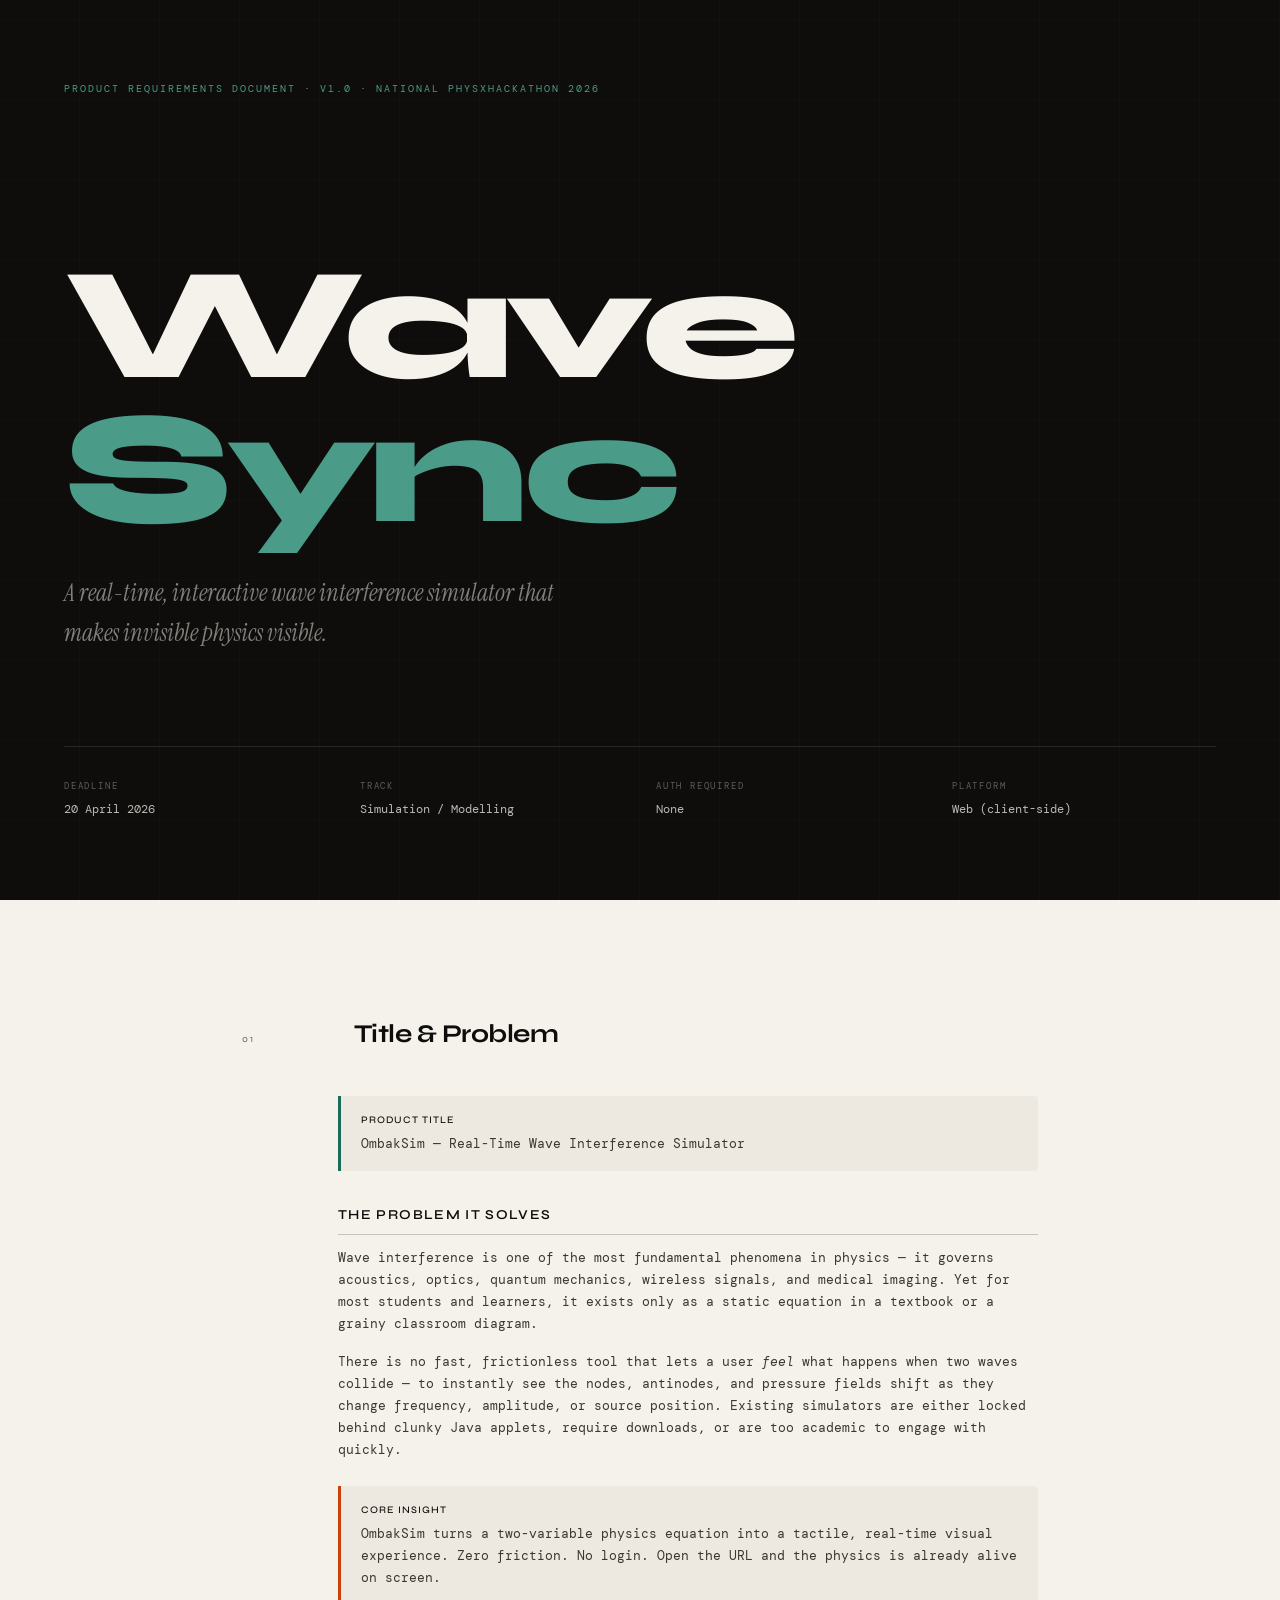
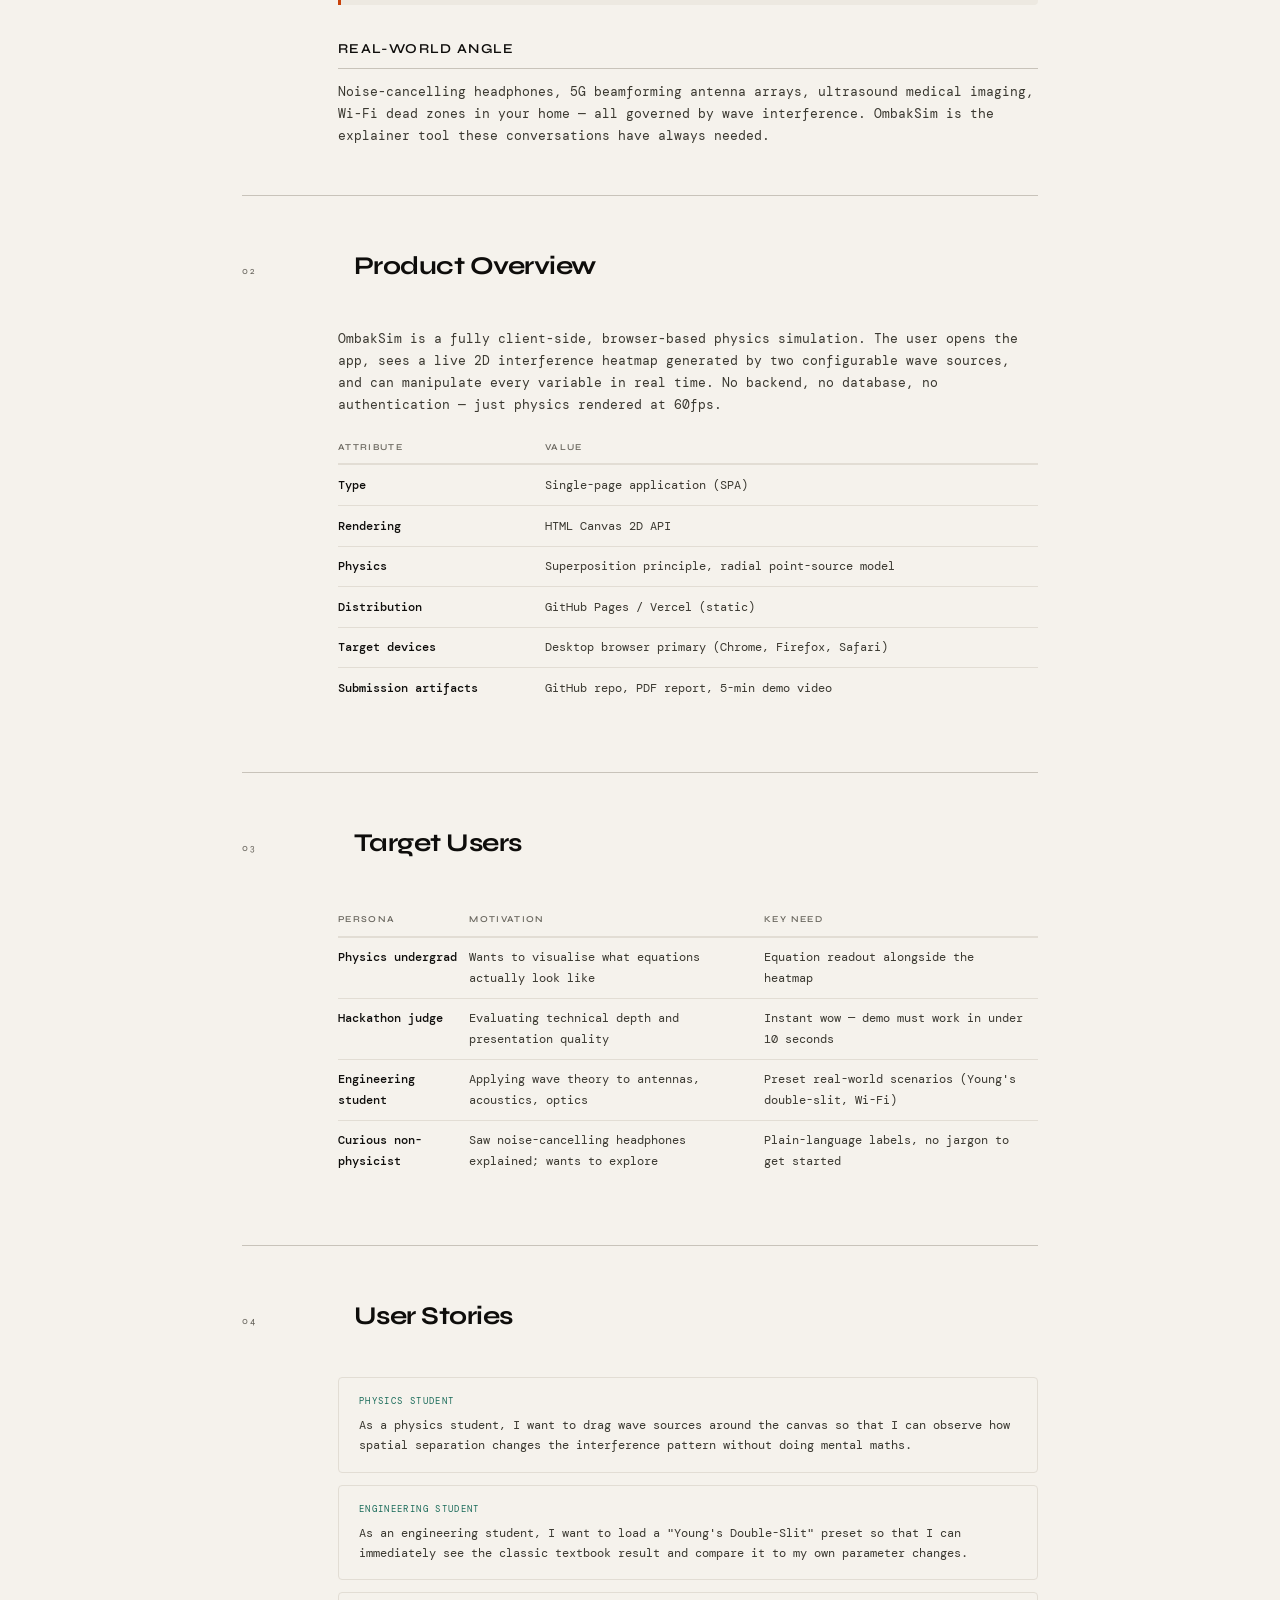
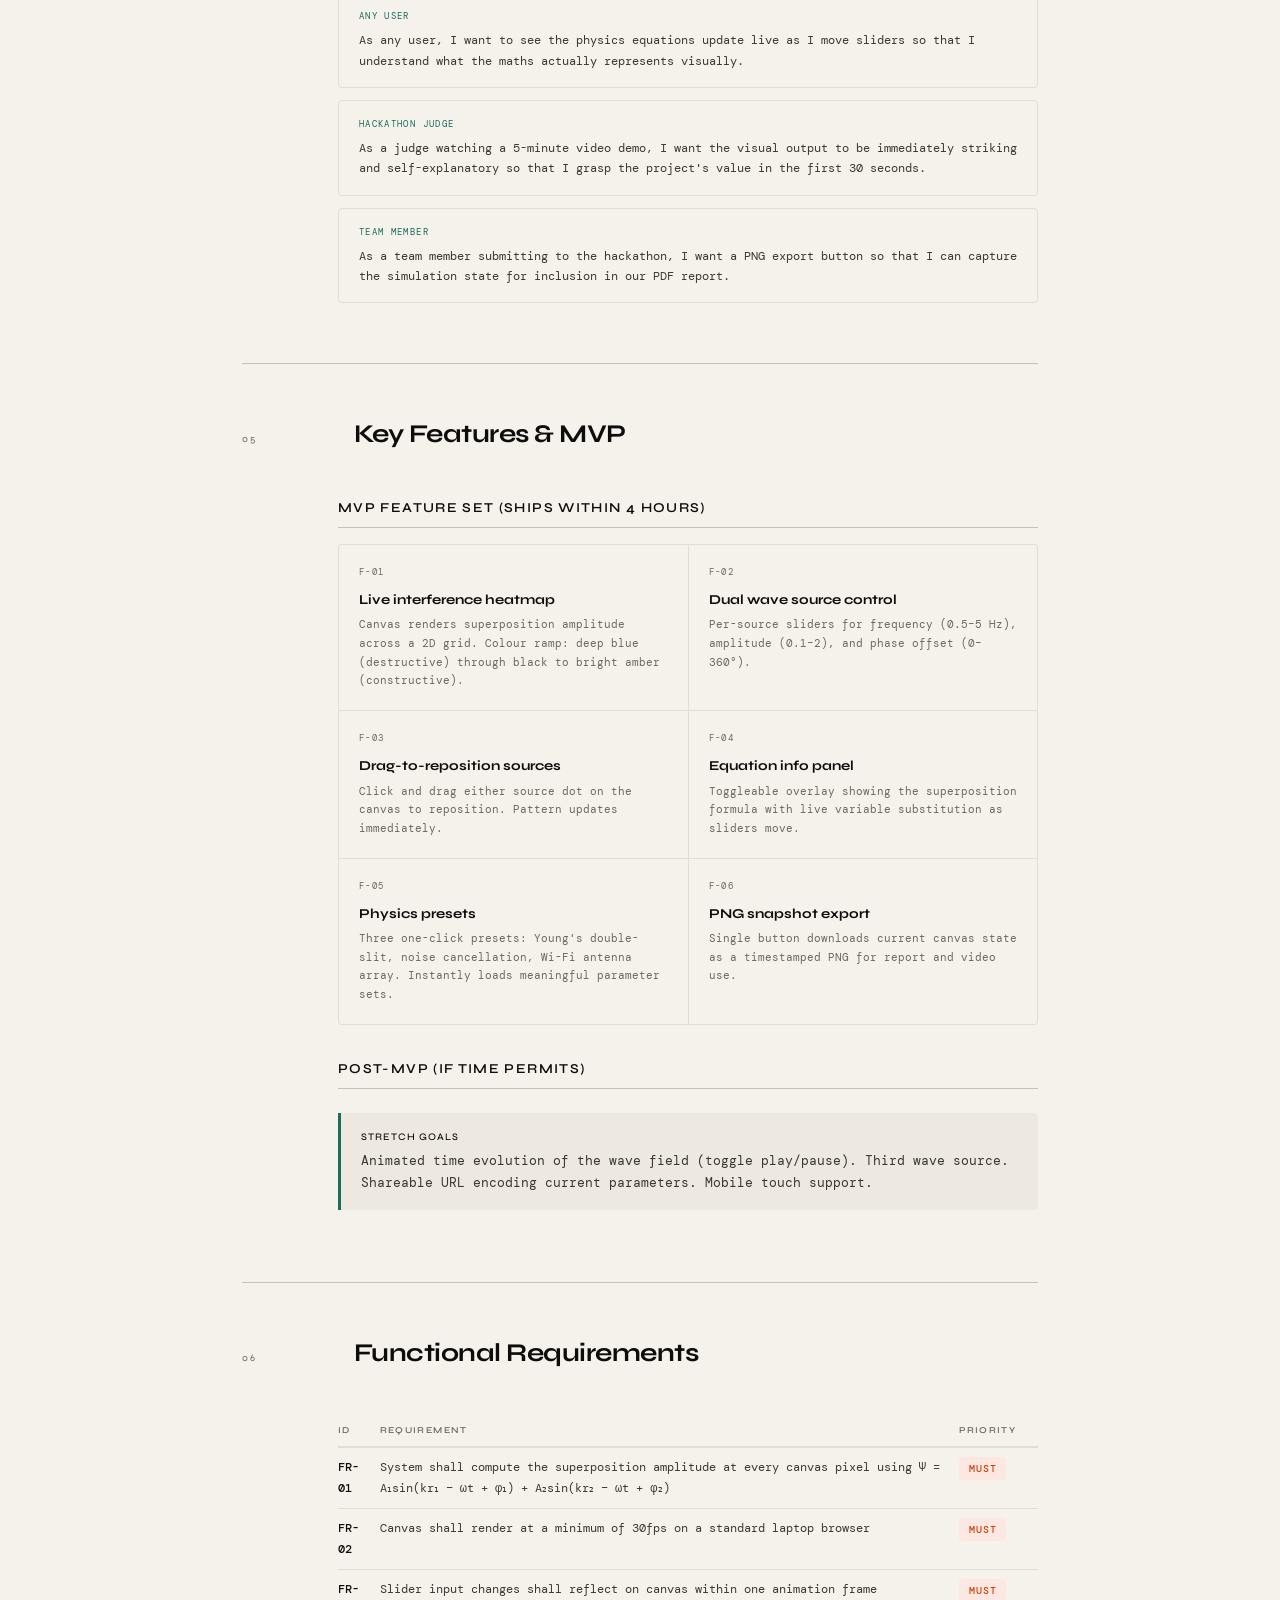
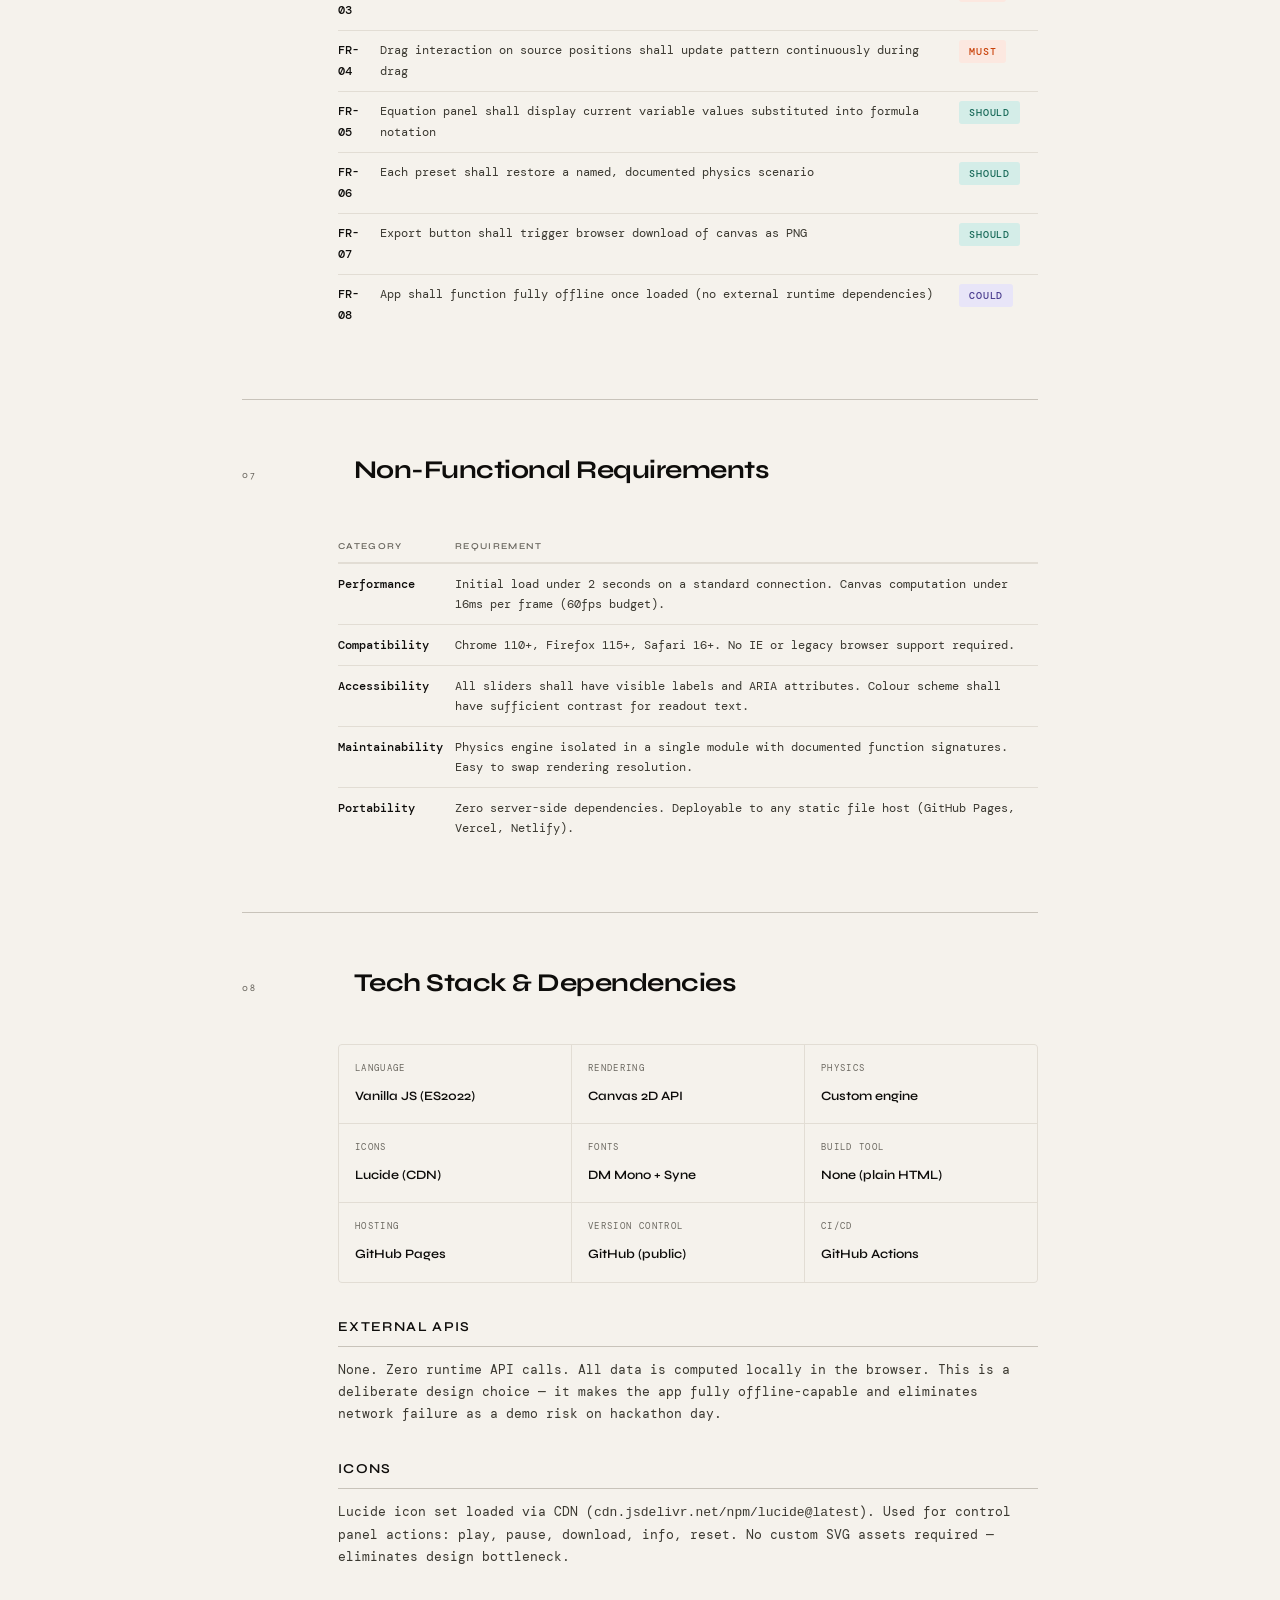
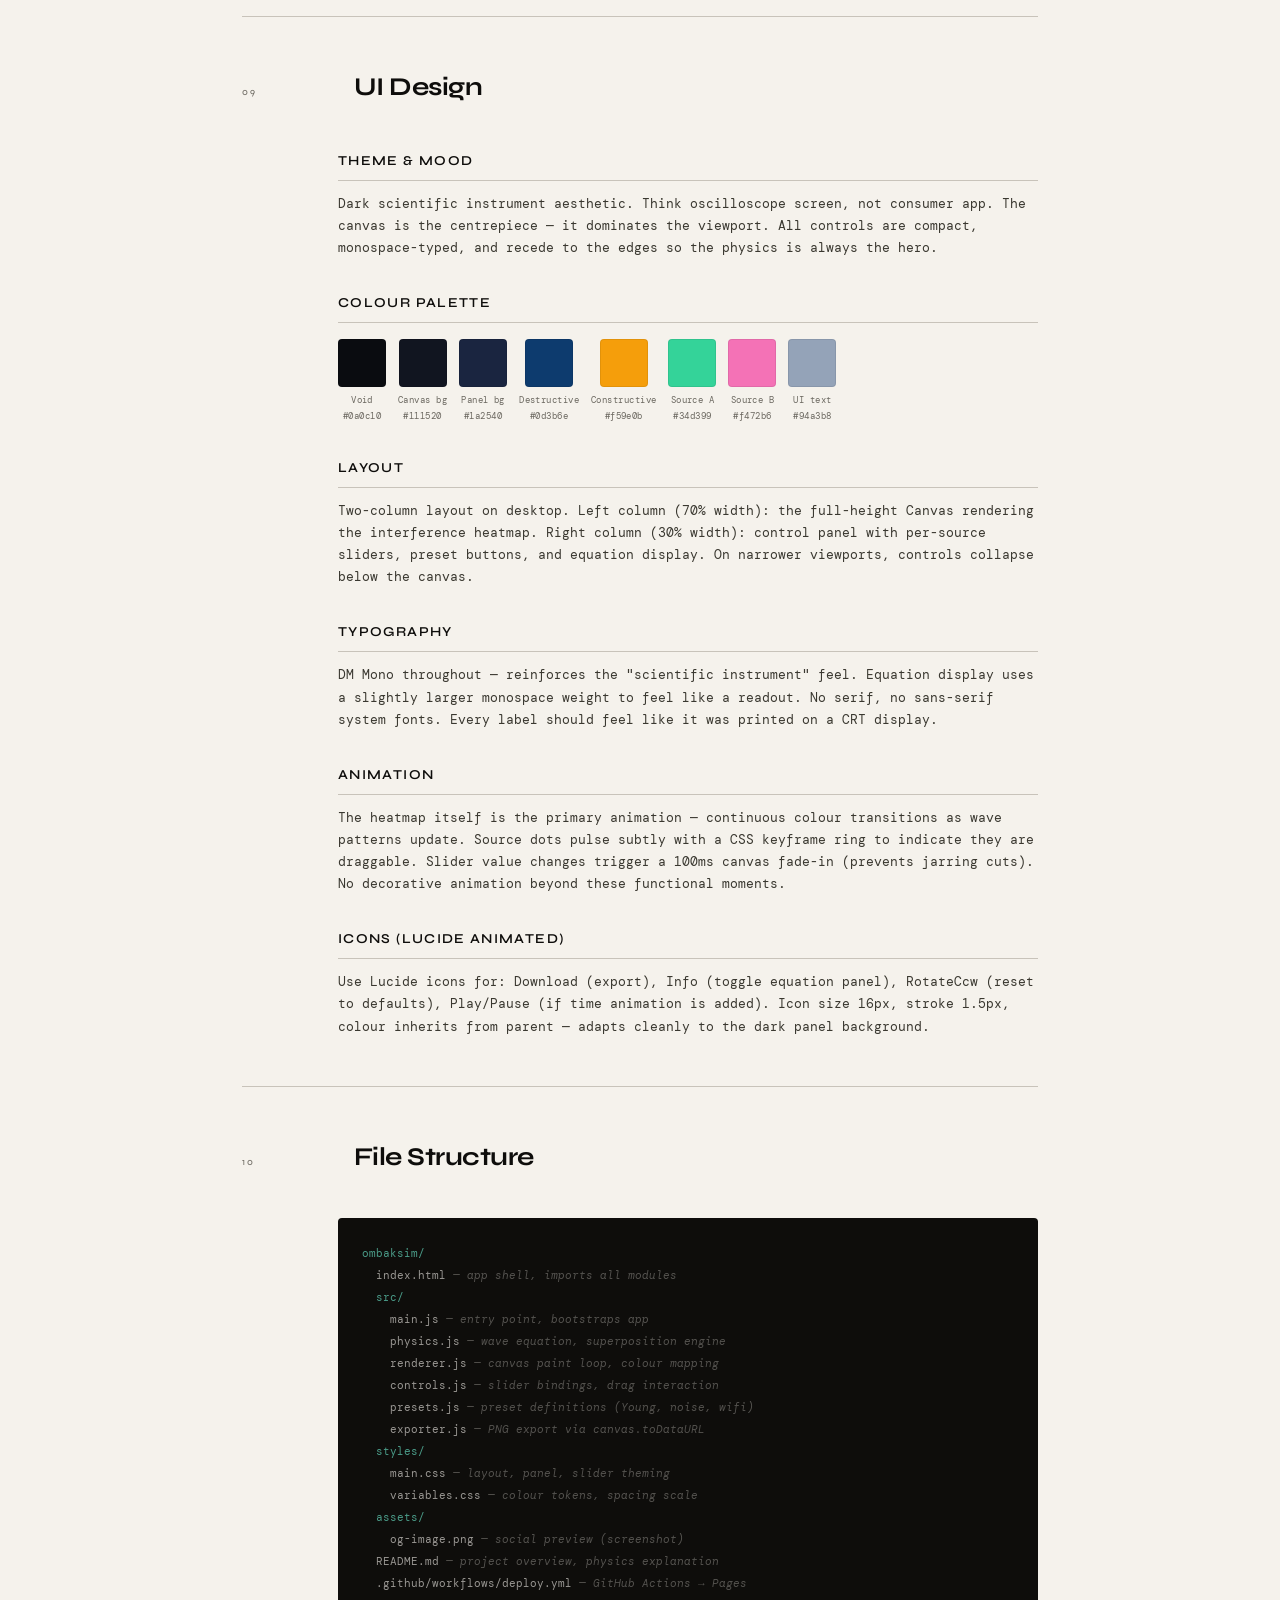
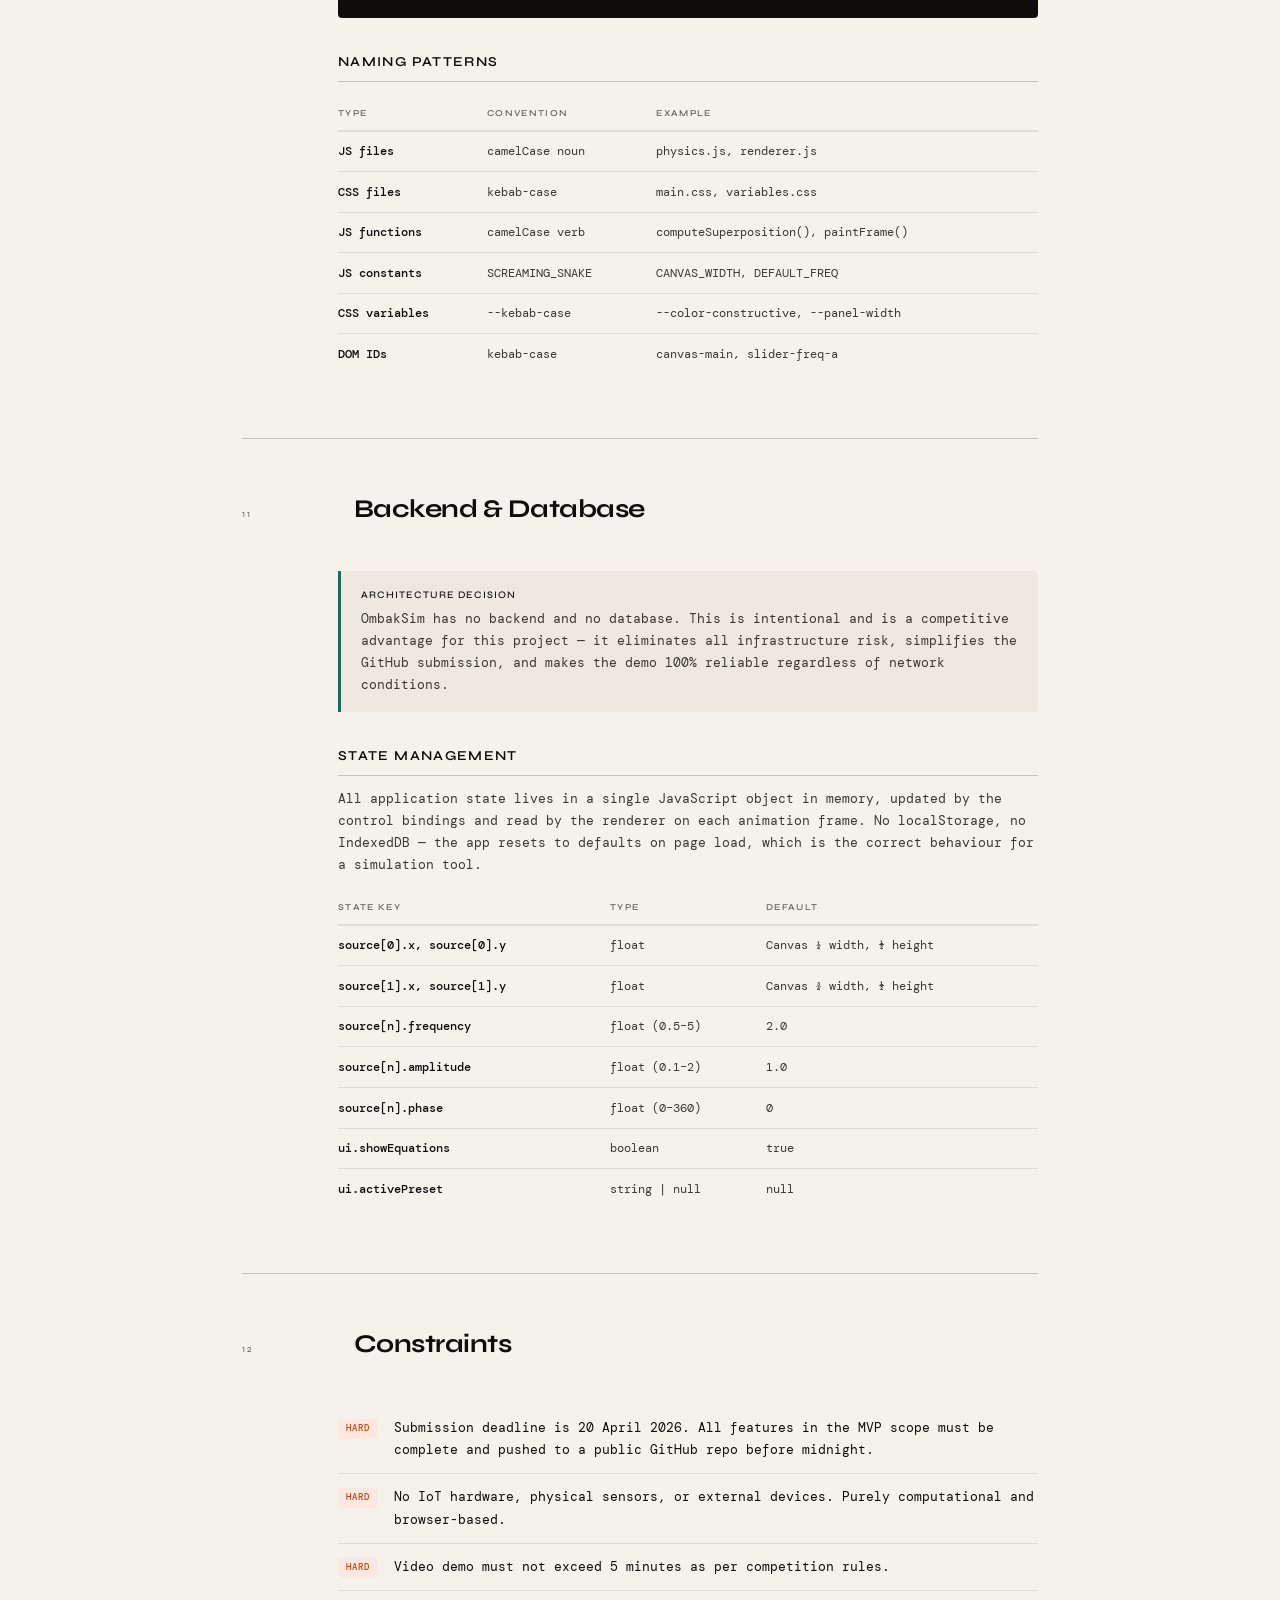
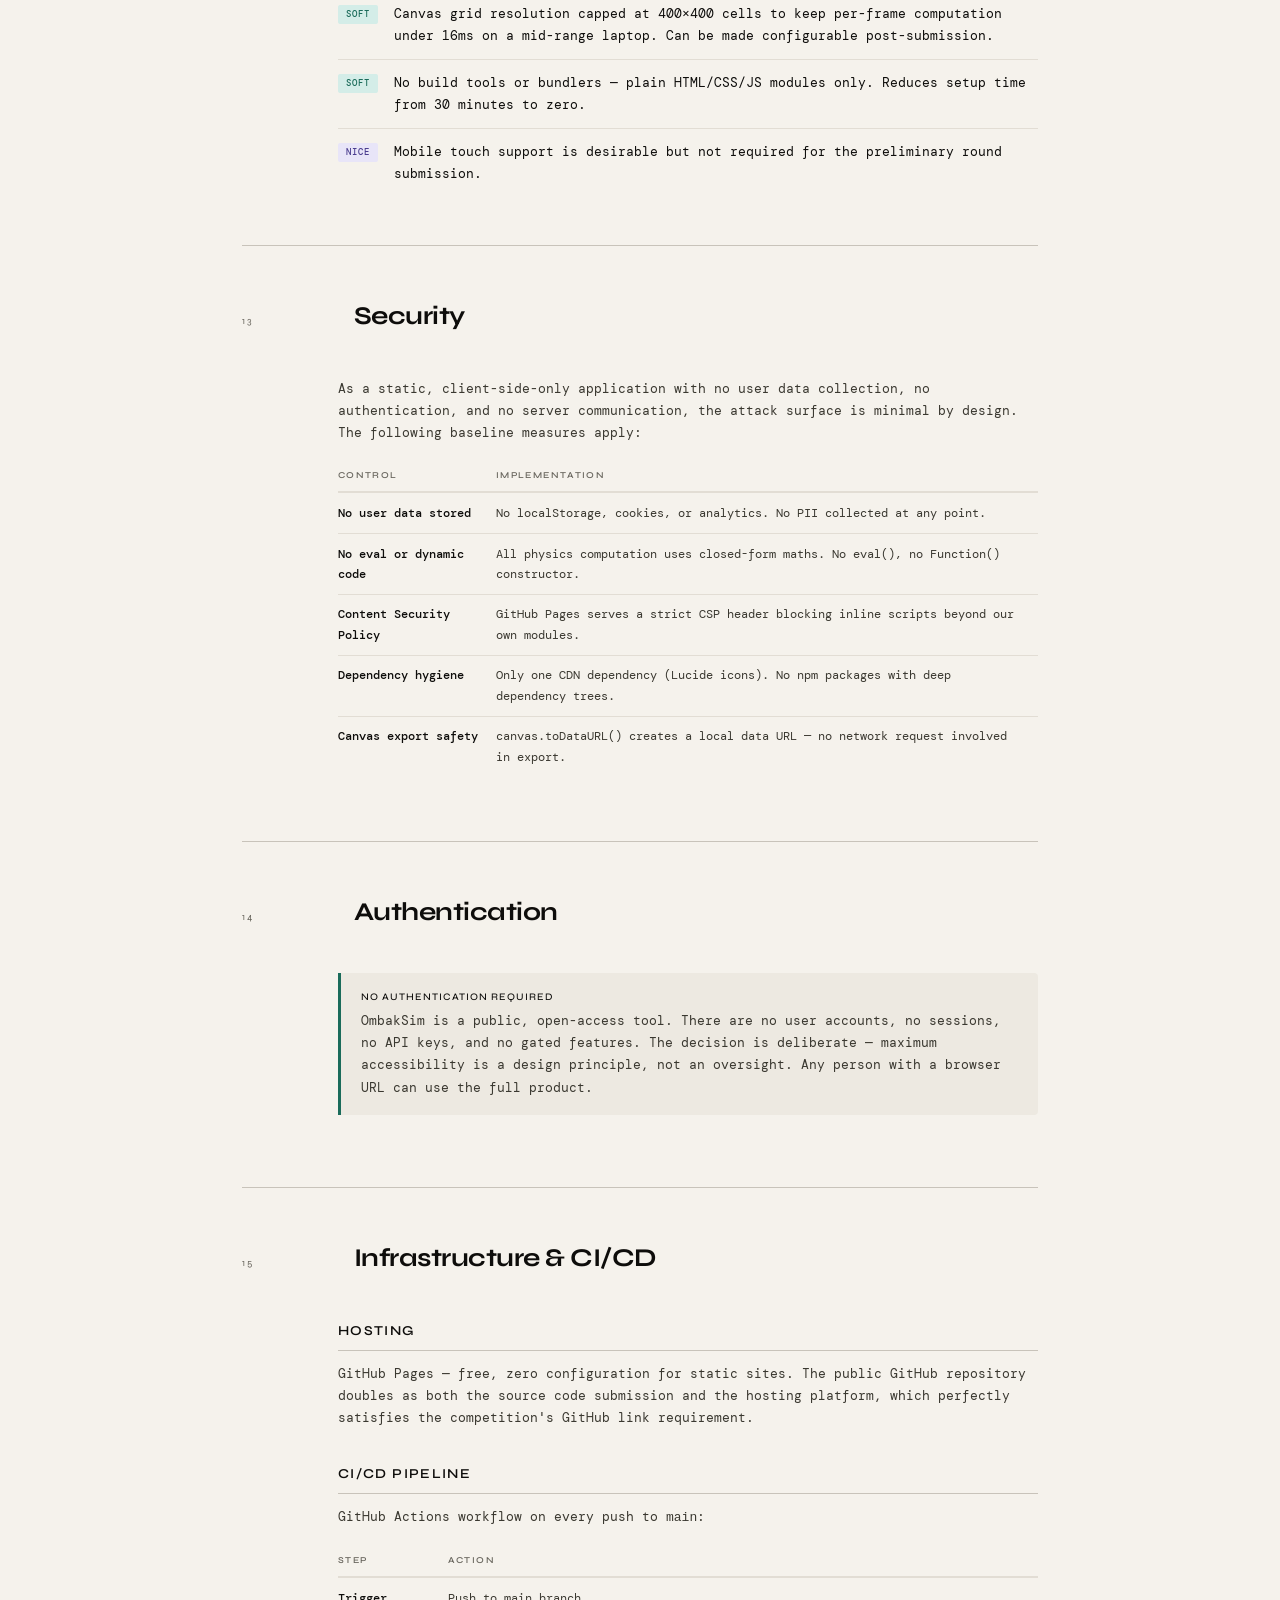
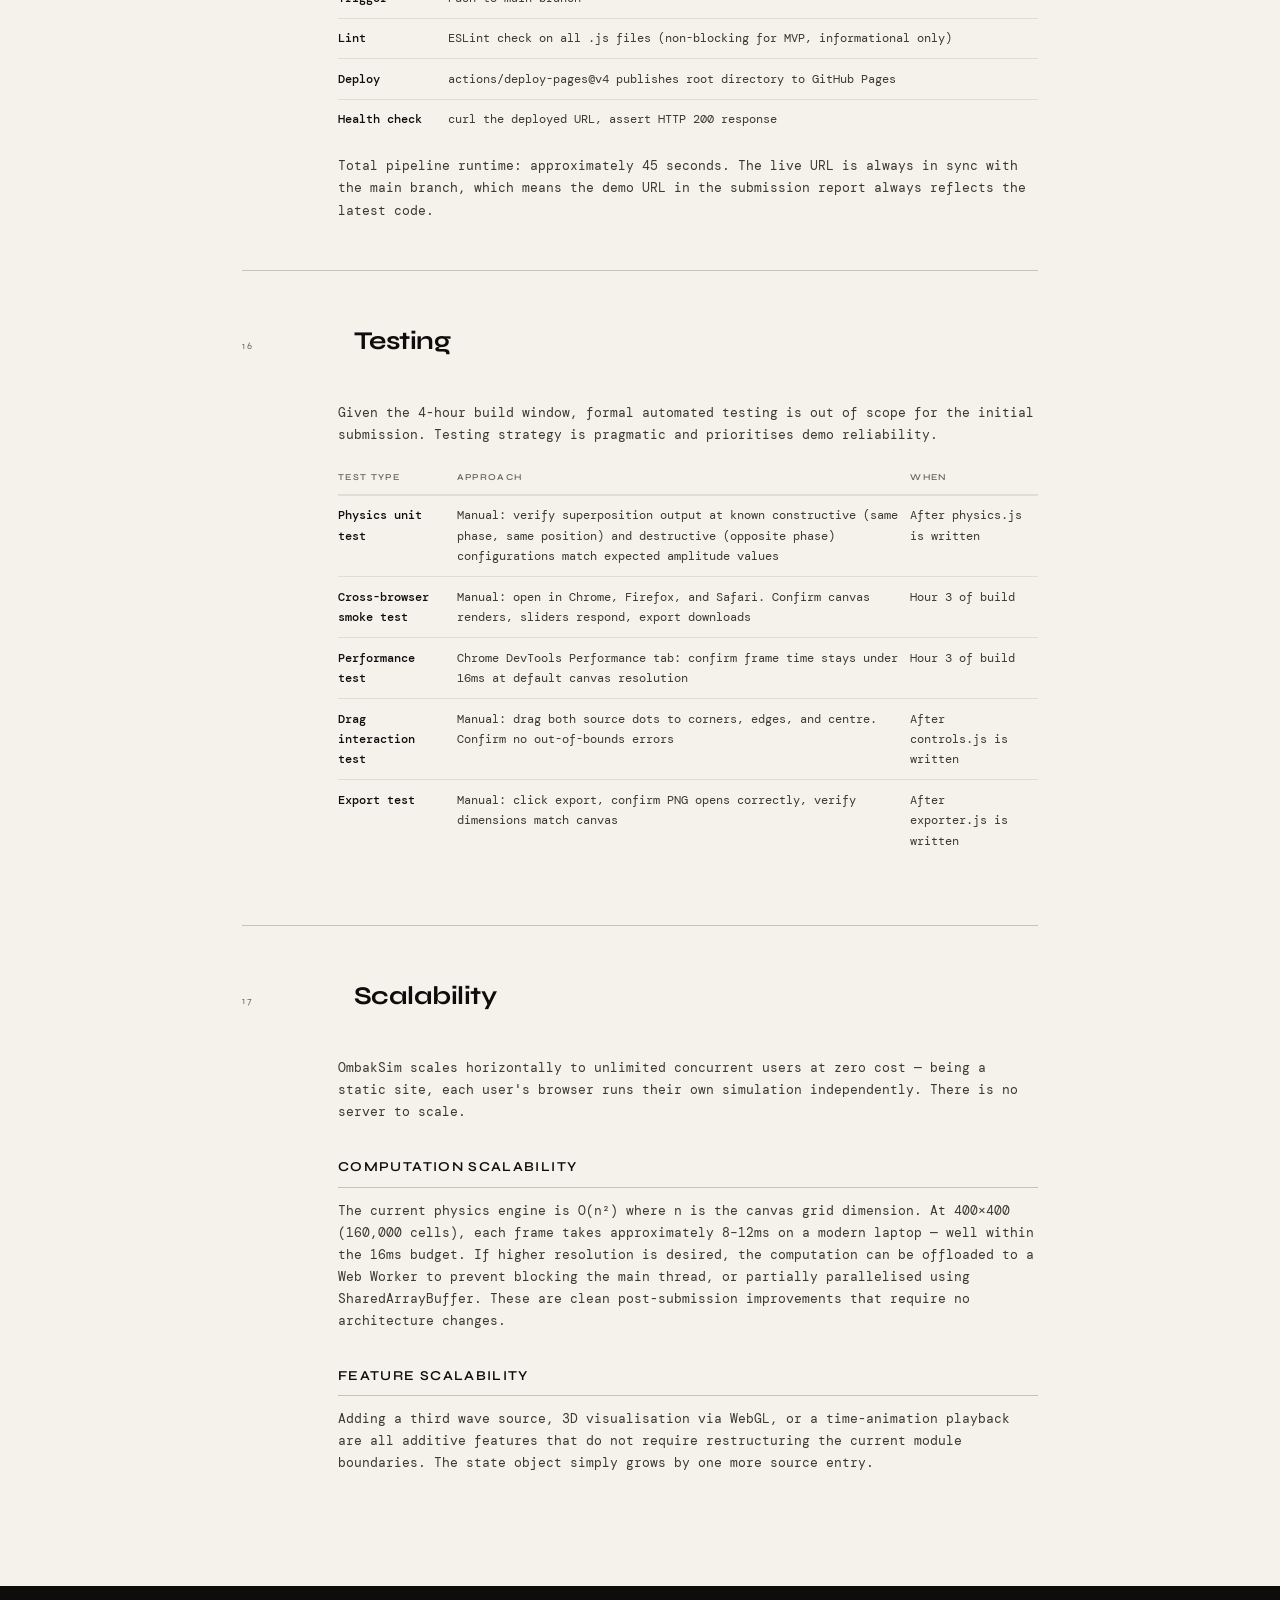
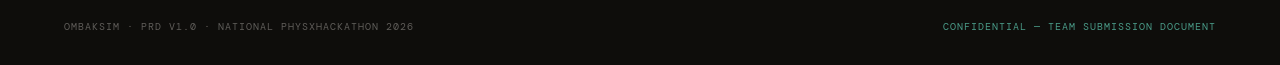
<file: wavesync-prd.html>
<!DOCTYPE html>
<html lang="en">
<head>
<meta charset="UTF-8"/>
<meta name="viewport" content="width=device-width, initial-scale=1.0"/>
<title>OmbakSim — Product Requirements Document</title>
<link rel="preconnect" href="https://fonts.googleapis.com"/>
<link rel="preconnect" href="https://fonts.gstatic.com" crossorigin/>
<link href="https://fonts.googleapis.com/css2?family=DM+Mono:wght@300;400;500&family=Instrument+Serif:ital@0;1&family=Syne:wght@400;600;700;800&display=swap" rel="stylesheet"/>
<style>
  :root {
    --ink: #0e0d0b;
    --ink-2: #3a3830;
    --ink-3: #6b6860;
    --paper: #f5f2ec;
    --paper-2: #ede9e1;
    --paper-3: #e2ddd4;
    --wave: #1a6b5a;
    --wave-light: #d4ede8;
    --wave-mid: #4a9b88;
    --accent: #c9420a;
    --accent-light: #fce8e0;
    --purple: #4a3d8f;
    --purple-light: #e8e5f8;
    --rule: 1px solid #c8c3ba;
    --gap: 2rem;
  }

  * { box-sizing: border-box; margin: 0; padding: 0; }

  body {
    font-family: 'DM Mono', monospace;
    background: var(--paper);
    color: var(--ink);
    font-size: 13px;
    line-height: 1.7;
  }

  .cover {
    min-height: 100vh;
    background: var(--ink);
    color: var(--paper);
    padding: 5rem 4rem;
    display: flex;
    flex-direction: column;
    justify-content: space-between;
    position: relative;
    overflow: hidden;
  }

  .cover::before {
    content: '';
    position: absolute;
    inset: 0;
    background: repeating-linear-gradient(
      90deg,
      transparent,
      transparent 79px,
      rgba(255,255,255,0.03) 80px
    ),
    repeating-linear-gradient(
      0deg,
      transparent,
      transparent 79px,
      rgba(255,255,255,0.03) 80px
    );
  }

  .cover-tag {
    font-size: 10px;
    letter-spacing: 0.2em;
    text-transform: uppercase;
    color: var(--wave-mid);
    margin-bottom: 4rem;
    position: relative;
  }

  .cover-title {
    font-family: 'Syne', sans-serif;
    font-size: clamp(5rem, 14vw, 10rem);
    font-weight: 800;
    line-height: 0.9;
    letter-spacing: -0.04em;
    position: relative;
  }

  .cover-title span {
    display: block;
    color: var(--wave-mid);
  }

  .cover-subtitle {
    font-family: 'Instrument Serif', serif;
    font-style: italic;
    font-size: 1.5rem;
    color: rgba(245,242,236,0.5);
    margin-top: 2rem;
    max-width: 540px;
    position: relative;
  }

  .cover-meta {
    display: grid;
    grid-template-columns: repeat(4, 1fr);
    gap: 2rem;
    border-top: 1px solid rgba(255,255,255,0.1);
    padding-top: 2rem;
    position: relative;
  }

  .cover-meta-item label {
    display: block;
    font-size: 9px;
    letter-spacing: 0.2em;
    text-transform: uppercase;
    color: rgba(245,242,236,0.35);
    margin-bottom: 0.25rem;
  }

  .cover-meta-item span {
    font-size: 12px;
    color: rgba(245,242,236,0.75);
  }

  .doc {
    max-width: 860px;
    margin: 0 auto;
    padding: 4rem 2rem;
  }

  .section {
    border-top: var(--rule);
    padding: 3rem 0;
  }

  .section:first-child { border-top: none; }

  .section-header {
    display: grid;
    grid-template-columns: 80px 1fr;
    gap: 2rem;
    margin-bottom: 2.5rem;
    align-items: baseline;
  }

  .section-num {
    font-family: 'Syne', sans-serif;
    font-size: 10px;
    letter-spacing: 0.2em;
    text-transform: uppercase;
    color: var(--ink-3);
    padding-top: 0.15rem;
  }

  .section-title {
    font-family: 'Syne', sans-serif;
    font-size: 1.6rem;
    font-weight: 700;
    letter-spacing: -0.02em;
    color: var(--ink);
  }

  .section-body {
    padding-left: 96px;
  }

  p {
    color: var(--ink-2);
    margin-bottom: 1rem;
  }

  p:last-child { margin-bottom: 0; }

  h3 {
    font-family: 'Syne', sans-serif;
    font-size: 0.85rem;
    font-weight: 600;
    letter-spacing: 0.1em;
    text-transform: uppercase;
    color: var(--ink);
    margin: 2rem 0 0.75rem;
    padding-bottom: 0.5rem;
    border-bottom: var(--rule);
  }

  h3:first-child { margin-top: 0; }

  .tag {
    display: inline-block;
    font-size: 10px;
    font-weight: 500;
    letter-spacing: 0.08em;
    text-transform: uppercase;
    padding: 3px 10px;
    border-radius: 3px;
    margin-right: 6px;
    margin-bottom: 6px;
  }

  .tag-wave { background: var(--wave-light); color: var(--wave); }
  .tag-acc  { background: var(--accent-light); color: var(--accent); }
  .tag-pur  { background: var(--purple-light); color: var(--purple); }
  .tag-ink  { background: var(--paper-3); color: var(--ink-2); }

  table {
    width: 100%;
    border-collapse: collapse;
    margin: 1rem 0;
    font-size: 12px;
  }

  thead tr {
    border-bottom: 2px solid var(--paper-3);
  }

  th {
    text-align: left;
    font-family: 'Syne', sans-serif;
    font-size: 9px;
    font-weight: 600;
    letter-spacing: 0.15em;
    text-transform: uppercase;
    color: var(--ink-3);
    padding: 0.5rem 0.75rem 0.5rem 0;
  }

  td {
    padding: 0.6rem 0.75rem 0.6rem 0;
    border-bottom: 1px solid var(--paper-3);
    color: var(--ink-2);
    vertical-align: top;
  }

  tr:last-child td { border-bottom: none; }

  td:first-child { color: var(--ink); font-weight: 500; }

  .callout {
    background: var(--paper-2);
    border-left: 3px solid var(--wave);
    padding: 1rem 1.25rem;
    border-radius: 0 4px 4px 0;
    margin: 1.5rem 0;
    color: var(--ink-2);
  }

  .callout.accent {
    border-left-color: var(--accent);
  }

  .callout strong {
    font-weight: 500;
    color: var(--ink);
    display: block;
    margin-bottom: 0.25rem;
    font-family: 'Syne', sans-serif;
    font-size: 10px;
    letter-spacing: 0.1em;
    text-transform: uppercase;
  }

  .stack {
    display: grid;
    grid-template-columns: repeat(3, 1fr);
    gap: 1px;
    background: var(--paper-3);
    border: 1px solid var(--paper-3);
    border-radius: 4px;
    overflow: hidden;
    margin: 1rem 0;
  }

  .stack-item {
    background: var(--paper);
    padding: 1rem;
  }

  .stack-item label {
    display: block;
    font-size: 9px;
    letter-spacing: 0.15em;
    text-transform: uppercase;
    color: var(--ink-3);
    margin-bottom: 0.5rem;
  }

  .stack-item span {
    font-family: 'Syne', sans-serif;
    font-size: 0.8rem;
    font-weight: 600;
    color: var(--ink);
  }

  .feature-grid {
    display: grid;
    grid-template-columns: 1fr 1fr;
    gap: 1px;
    background: var(--paper-3);
    border: 1px solid var(--paper-3);
    border-radius: 4px;
    overflow: hidden;
    margin: 1rem 0;
  }

  .feature-item {
    background: var(--paper);
    padding: 1.25rem;
  }

  .feature-item .feat-num {
    font-size: 9px;
    letter-spacing: 0.15em;
    text-transform: uppercase;
    color: var(--ink-3);
    margin-bottom: 0.5rem;
  }

  .feature-item .feat-title {
    font-family: 'Syne', sans-serif;
    font-size: 0.85rem;
    font-weight: 700;
    color: var(--ink);
    margin-bottom: 0.25rem;
  }

  .feature-item p {
    font-size: 11px;
    color: var(--ink-3);
    margin: 0;
  }

  .file-tree {
    background: var(--ink);
    color: var(--paper);
    padding: 1.5rem;
    border-radius: 4px;
    font-size: 11px;
    line-height: 2;
    margin: 1rem 0;
  }

  .file-tree .dir { color: var(--wave-mid); }
  .file-tree .file { color: rgba(245,242,236,0.6); }
  .file-tree .comment { color: rgba(245,242,236,0.3); font-style: italic; }

  .color-swatches {
    display: flex;
    gap: 12px;
    margin: 1rem 0;
    flex-wrap: wrap;
  }

  .swatch {
    display: flex;
    flex-direction: column;
    align-items: center;
    gap: 6px;
  }

  .swatch-box {
    width: 48px;
    height: 48px;
    border-radius: 4px;
    border: 1px solid rgba(0,0,0,0.08);
  }

  .swatch span {
    font-size: 9px;
    color: var(--ink-3);
    text-align: center;
    letter-spacing: 0.05em;
  }

  .user-story {
    border: 1px solid var(--paper-3);
    border-radius: 4px;
    padding: 1rem 1.25rem;
    margin-bottom: 0.75rem;
    background: var(--paper);
  }

  .user-story .role {
    font-size: 9px;
    letter-spacing: 0.15em;
    text-transform: uppercase;
    color: var(--wave);
    margin-bottom: 0.35rem;
  }

  .user-story p {
    margin: 0;
    font-size: 12px;
  }

  .constraint-row {
    display: flex;
    align-items: flex-start;
    gap: 1rem;
    padding: 0.75rem 0;
    border-bottom: 1px solid var(--paper-3);
  }

  .constraint-row:last-child { border-bottom: none; }

  .constraint-row .badge {
    font-size: 9px;
    font-weight: 500;
    letter-spacing: 0.1em;
    text-transform: uppercase;
    padding: 2px 8px;
    border-radius: 2px;
    white-space: nowrap;
    flex-shrink: 0;
    margin-top: 2px;
  }

  .badge-hard { background: var(--accent-light); color: var(--accent); }
  .badge-soft { background: var(--wave-light); color: var(--wave); }
  .badge-nice { background: var(--purple-light); color: var(--purple); }

  .footer {
    background: var(--ink);
    color: rgba(245,242,236,0.35);
    padding: 2rem 4rem;
    display: flex;
    justify-content: space-between;
    align-items: center;
    font-size: 10px;
    letter-spacing: 0.1em;
    text-transform: uppercase;
  }

  .footer span:last-child { color: var(--wave-mid); }

  @media print {
    .cover { min-height: auto; }
  }
</style>
</head>
<body>

<!-- ─── COVER ─────────────────────────────────────────────── -->
<div class="cover">
  <div class="cover-tag">Product Requirements Document · v1.0 · National PhysXHackathon 2026</div>
  <div>
    <div class="cover-title">
      Wave<span>Sync</span>
    </div>
    <div class="cover-subtitle">
      A real-time, interactive wave interference simulator that makes invisible physics visible.
    </div>
  </div>
  <div class="cover-meta">
    <div class="cover-meta-item">
      <label>Deadline</label>
      <span>20 April 2026</span>
    </div>
    <div class="cover-meta-item">
      <label>Track</label>
      <span>Simulation / Modelling</span>
    </div>
    <div class="cover-meta-item">
      <label>Auth Required</label>
      <span>None</span>
    </div>
    <div class="cover-meta-item">
      <label>Platform</label>
      <span>Web (client-side)</span>
    </div>
  </div>
</div>

<!-- ─── DOC BODY ──────────────────────────────────────────── -->
<div class="doc">

  <!-- 01 TITLE + PROBLEM -->
  <div class="section">
    <div class="section-header">
      <div class="section-num">01</div>
      <div class="section-title">Title &amp; Problem</div>
    </div>
    <div class="section-body">
      <div class="callout">
        <strong>Product Title</strong>
        OmbakSim — Real-Time Wave Interference Simulator
      </div>
      <h3>The Problem It Solves</h3>
      <p>Wave interference is one of the most fundamental phenomena in physics — it governs acoustics, optics, quantum mechanics, wireless signals, and medical imaging. Yet for most students and learners, it exists only as a static equation in a textbook or a grainy classroom diagram.</p>
      <p>There is no fast, frictionless tool that lets a user <em>feel</em> what happens when two waves collide — to instantly see the nodes, antinodes, and pressure fields shift as they change frequency, amplitude, or source position. Existing simulators are either locked behind clunky Java applets, require downloads, or are too academic to engage with quickly.</p>
      <div class="callout accent">
        <strong>Core Insight</strong>
        OmbakSim turns a two-variable physics equation into a tactile, real-time visual experience. Zero friction. No login. Open the URL and the physics is already alive on screen.
      </div>
      <h3>Real-World Angle</h3>
      <p>Noise-cancelling headphones, 5G beamforming antenna arrays, ultrasound medical imaging, Wi-Fi dead zones in your home — all governed by wave interference. OmbakSim is the explainer tool these conversations have always needed.</p>
    </div>
  </div>

  <!-- 02 PRODUCT OVERVIEW -->
  <div class="section">
    <div class="section-header">
      <div class="section-num">02</div>
      <div class="section-title">Product Overview</div>
    </div>
    <div class="section-body">
      <p>OmbakSim is a fully client-side, browser-based physics simulation. The user opens the app, sees a live 2D interference heatmap generated by two configurable wave sources, and can manipulate every variable in real time. No backend, no database, no authentication — just physics rendered at 60fps.</p>
      <table>
        <thead><tr><th>Attribute</th><th>Value</th></tr></thead>
        <tbody>
          <tr><td>Type</td><td>Single-page application (SPA)</td></tr>
          <tr><td>Rendering</td><td>HTML Canvas 2D API</td></tr>
          <tr><td>Physics</td><td>Superposition principle, radial point-source model</td></tr>
          <tr><td>Distribution</td><td>GitHub Pages / Vercel (static)</td></tr>
          <tr><td>Target devices</td><td>Desktop browser primary (Chrome, Firefox, Safari)</td></tr>
          <tr><td>Submission artifacts</td><td>GitHub repo, PDF report, 5-min demo video</td></tr>
        </tbody>
      </table>
    </div>
  </div>

  <!-- 03 TARGET USERS -->
  <div class="section">
    <div class="section-header">
      <div class="section-num">03</div>
      <div class="section-title">Target Users</div>
    </div>
    <div class="section-body">
      <table>
        <thead><tr><th>Persona</th><th>Motivation</th><th>Key Need</th></tr></thead>
        <tbody>
          <tr>
            <td>Physics undergrad</td>
            <td>Wants to visualise what equations actually look like</td>
            <td>Equation readout alongside the heatmap</td>
          </tr>
          <tr>
            <td>Hackathon judge</td>
            <td>Evaluating technical depth and presentation quality</td>
            <td>Instant wow — demo must work in under 10 seconds</td>
          </tr>
          <tr>
            <td>Engineering student</td>
            <td>Applying wave theory to antennas, acoustics, optics</td>
            <td>Preset real-world scenarios (Young's double-slit, Wi-Fi)</td>
          </tr>
          <tr>
            <td>Curious non-physicist</td>
            <td>Saw noise-cancelling headphones explained; wants to explore</td>
            <td>Plain-language labels, no jargon to get started</td>
          </tr>
        </tbody>
      </table>
    </div>
  </div>

  <!-- 04 USER STORIES -->
  <div class="section">
    <div class="section-header">
      <div class="section-num">04</div>
      <div class="section-title">User Stories</div>
    </div>
    <div class="section-body">
      <div class="user-story">
        <div class="role">Physics student</div>
        <p>As a physics student, I want to drag wave sources around the canvas so that I can observe how spatial separation changes the interference pattern without doing mental maths.</p>
      </div>
      <div class="user-story">
        <div class="role">Engineering student</div>
        <p>As an engineering student, I want to load a "Young's Double-Slit" preset so that I can immediately see the classic textbook result and compare it to my own parameter changes.</p>
      </div>
      <div class="user-story">
        <div class="role">Any user</div>
        <p>As any user, I want to see the physics equations update live as I move sliders so that I understand what the maths actually represents visually.</p>
      </div>
      <div class="user-story">
        <div class="role">Hackathon judge</div>
        <p>As a judge watching a 5-minute video demo, I want the visual output to be immediately striking and self-explanatory so that I grasp the project's value in the first 30 seconds.</p>
      </div>
      <div class="user-story">
        <div class="role">Team member</div>
        <p>As a team member submitting to the hackathon, I want a PNG export button so that I can capture the simulation state for inclusion in our PDF report.</p>
      </div>
    </div>
  </div>

  <!-- 05 KEY FEATURES + MVP -->
  <div class="section">
    <div class="section-header">
      <div class="section-num">05</div>
      <div class="section-title">Key Features &amp; MVP</div>
    </div>
    <div class="section-body">
      <h3>MVP Feature Set (ships within 4 hours)</h3>
      <div class="feature-grid">
        <div class="feature-item">
          <div class="feat-num">F-01</div>
          <div class="feat-title">Live interference heatmap</div>
          <p>Canvas renders superposition amplitude across a 2D grid. Colour ramp: deep blue (destructive) through black to bright amber (constructive).</p>
        </div>
        <div class="feature-item">
          <div class="feat-num">F-02</div>
          <div class="feat-title">Dual wave source control</div>
          <p>Per-source sliders for frequency (0.5–5 Hz), amplitude (0.1–2), and phase offset (0–360°).</p>
        </div>
        <div class="feature-item">
          <div class="feat-num">F-03</div>
          <div class="feat-title">Drag-to-reposition sources</div>
          <p>Click and drag either source dot on the canvas to reposition. Pattern updates immediately.</p>
        </div>
        <div class="feature-item">
          <div class="feat-num">F-04</div>
          <div class="feat-title">Equation info panel</div>
          <p>Toggleable overlay showing the superposition formula with live variable substitution as sliders move.</p>
        </div>
        <div class="feature-item">
          <div class="feat-num">F-05</div>
          <div class="feat-title">Physics presets</div>
          <p>Three one-click presets: Young's double-slit, noise cancellation, Wi-Fi antenna array. Instantly loads meaningful parameter sets.</p>
        </div>
        <div class="feature-item">
          <div class="feat-num">F-06</div>
          <div class="feat-title">PNG snapshot export</div>
          <p>Single button downloads current canvas state as a timestamped PNG for report and video use.</p>
        </div>
      </div>

      <h3>Post-MVP (if time permits)</h3>
      <div class="callout">
        <strong>Stretch goals</strong>
        Animated time evolution of the wave field (toggle play/pause). Third wave source. Shareable URL encoding current parameters. Mobile touch support.
      </div>
    </div>
  </div>

  <!-- 06 FUNCTIONAL REQUIREMENTS -->
  <div class="section">
    <div class="section-header">
      <div class="section-num">06</div>
      <div class="section-title">Functional Requirements</div>
    </div>
    <div class="section-body">
      <table>
        <thead><tr><th>ID</th><th>Requirement</th><th>Priority</th></tr></thead>
        <tbody>
          <tr><td>FR-01</td><td>System shall compute the superposition amplitude at every canvas pixel using Ψ = A₁sin(kr₁ − ωt + φ₁) + A₂sin(kr₂ − ωt + φ₂)</td><td><span class="tag tag-acc">Must</span></td></tr>
          <tr><td>FR-02</td><td>Canvas shall render at a minimum of 30fps on a standard laptop browser</td><td><span class="tag tag-acc">Must</span></td></tr>
          <tr><td>FR-03</td><td>Slider input changes shall reflect on canvas within one animation frame</td><td><span class="tag tag-acc">Must</span></td></tr>
          <tr><td>FR-04</td><td>Drag interaction on source positions shall update pattern continuously during drag</td><td><span class="tag tag-acc">Must</span></td></tr>
          <tr><td>FR-05</td><td>Equation panel shall display current variable values substituted into formula notation</td><td><span class="tag tag-wave">Should</span></td></tr>
          <tr><td>FR-06</td><td>Each preset shall restore a named, documented physics scenario</td><td><span class="tag tag-wave">Should</span></td></tr>
          <tr><td>FR-07</td><td>Export button shall trigger browser download of canvas as PNG</td><td><span class="tag tag-wave">Should</span></td></tr>
          <tr><td>FR-08</td><td>App shall function fully offline once loaded (no external runtime dependencies)</td><td><span class="tag tag-pur">Could</span></td></tr>
        </tbody>
      </table>
    </div>
  </div>

  <!-- 07 NON-FUNCTIONAL REQUIREMENTS -->
  <div class="section">
    <div class="section-header">
      <div class="section-num">07</div>
      <div class="section-title">Non-Functional Requirements</div>
    </div>
    <div class="section-body">
      <table>
        <thead><tr><th>Category</th><th>Requirement</th></tr></thead>
        <tbody>
          <tr><td>Performance</td><td>Initial load under 2 seconds on a standard connection. Canvas computation under 16ms per frame (60fps budget).</td></tr>
          <tr><td>Compatibility</td><td>Chrome 110+, Firefox 115+, Safari 16+. No IE or legacy browser support required.</td></tr>
          <tr><td>Accessibility</td><td>All sliders shall have visible labels and ARIA attributes. Colour scheme shall have sufficient contrast for readout text.</td></tr>
          <tr><td>Maintainability</td><td>Physics engine isolated in a single module with documented function signatures. Easy to swap rendering resolution.</td></tr>
          <tr><td>Portability</td><td>Zero server-side dependencies. Deployable to any static file host (GitHub Pages, Vercel, Netlify).</td></tr>
        </tbody>
      </table>
    </div>
  </div>

  <!-- 08 TECH STACK -->
  <div class="section">
    <div class="section-header">
      <div class="section-num">08</div>
      <div class="section-title">Tech Stack &amp; Dependencies</div>
    </div>
    <div class="section-body">
      <div class="stack">
        <div class="stack-item"><label>Language</label><span>Vanilla JS (ES2022)</span></div>
        <div class="stack-item"><label>Rendering</label><span>Canvas 2D API</span></div>
        <div class="stack-item"><label>Physics</label><span>Custom engine</span></div>
        <div class="stack-item"><label>Icons</label><span>Lucide (CDN)</span></div>
        <div class="stack-item"><label>Fonts</label><span>DM Mono + Syne</span></div>
        <div class="stack-item"><label>Build tool</label><span>None (plain HTML)</span></div>
        <div class="stack-item"><label>Hosting</label><span>GitHub Pages</span></div>
        <div class="stack-item"><label>Version control</label><span>GitHub (public)</span></div>
        <div class="stack-item"><label>CI/CD</label><span>GitHub Actions</span></div>
      </div>

      <h3>External APIs</h3>
      <p>None. Zero runtime API calls. All data is computed locally in the browser. This is a deliberate design choice — it makes the app fully offline-capable and eliminates network failure as a demo risk on hackathon day.</p>

      <h3>Icons</h3>
      <p>Lucide icon set loaded via CDN (<code>cdn.jsdelivr.net/npm/lucide@latest</code>). Used for control panel actions: play, pause, download, info, reset. No custom SVG assets required — eliminates design bottleneck.</p>
    </div>
  </div>

  <!-- 09 UI DESIGN -->
  <div class="section">
    <div class="section-header">
      <div class="section-num">09</div>
      <div class="section-title">UI Design</div>
    </div>
    <div class="section-body">
      <h3>Theme &amp; Mood</h3>
      <p>Dark scientific instrument aesthetic. Think oscilloscope screen, not consumer app. The canvas is the centrepiece — it dominates the viewport. All controls are compact, monospace-typed, and recede to the edges so the physics is always the hero.</p>

      <h3>Colour Palette</h3>
      <div class="color-swatches">
        <div class="swatch"><div class="swatch-box" style="background:#0a0c10"></div><span>Void<br>#0a0c10</span></div>
        <div class="swatch"><div class="swatch-box" style="background:#111520"></div><span>Canvas bg<br>#111520</span></div>
        <div class="swatch"><div class="swatch-box" style="background:#1a2540"></div><span>Panel bg<br>#1a2540</span></div>
        <div class="swatch"><div class="swatch-box" style="background:#0d3b6e"></div><span>Destructive<br>#0d3b6e</span></div>
        <div class="swatch"><div class="swatch-box" style="background:#f59e0b"></div><span>Constructive<br>#f59e0b</span></div>
        <div class="swatch"><div class="swatch-box" style="background:#34d399"></div><span>Source A<br>#34d399</span></div>
        <div class="swatch"><div class="swatch-box" style="background:#f472b6"></div><span>Source B<br>#f472b6</span></div>
        <div class="swatch"><div class="swatch-box" style="background:#94a3b8"></div><span>UI text<br>#94a3b8</span></div>
      </div>

      <h3>Layout</h3>
      <p>Two-column layout on desktop. Left column (70% width): the full-height Canvas rendering the interference heatmap. Right column (30% width): control panel with per-source sliders, preset buttons, and equation display. On narrower viewports, controls collapse below the canvas.</p>

      <h3>Typography</h3>
      <p>DM Mono throughout — reinforces the "scientific instrument" feel. Equation display uses a slightly larger monospace weight to feel like a readout. No serif, no sans-serif system fonts. Every label should feel like it was printed on a CRT display.</p>

      <h3>Animation</h3>
      <p>The heatmap itself is the primary animation — continuous colour transitions as wave patterns update. Source dots pulse subtly with a CSS keyframe ring to indicate they are draggable. Slider value changes trigger a 100ms canvas fade-in (prevents jarring cuts). No decorative animation beyond these functional moments.</p>

      <h3>Icons (Lucide Animated)</h3>
      <p>Use Lucide icons for: Download (export), Info (toggle equation panel), RotateCcw (reset to defaults), Play/Pause (if time animation is added). Icon size 16px, stroke 1.5px, colour inherits from parent — adapts cleanly to the dark panel background.</p>
    </div>
  </div>

  <!-- 10 FILE STRUCTURE -->
  <div class="section">
    <div class="section-header">
      <div class="section-num">10</div>
      <div class="section-title">File Structure</div>
    </div>
    <div class="section-body">
      <div class="file-tree">
        <div><span class="dir">ombaksim/</span></div>
        <div>&nbsp;&nbsp;<span class="file">index.html</span> <span class="comment">— app shell, imports all modules</span></div>
        <div>&nbsp;&nbsp;<span class="dir">src/</span></div>
        <div>&nbsp;&nbsp;&nbsp;&nbsp;<span class="file">main.js</span> <span class="comment">— entry point, bootstraps app</span></div>
        <div>&nbsp;&nbsp;&nbsp;&nbsp;<span class="file">physics.js</span> <span class="comment">— wave equation, superposition engine</span></div>
        <div>&nbsp;&nbsp;&nbsp;&nbsp;<span class="file">renderer.js</span> <span class="comment">— canvas paint loop, colour mapping</span></div>
        <div>&nbsp;&nbsp;&nbsp;&nbsp;<span class="file">controls.js</span> <span class="comment">— slider bindings, drag interaction</span></div>
        <div>&nbsp;&nbsp;&nbsp;&nbsp;<span class="file">presets.js</span> <span class="comment">— preset definitions (Young, noise, wifi)</span></div>
        <div>&nbsp;&nbsp;&nbsp;&nbsp;<span class="file">exporter.js</span> <span class="comment">— PNG export via canvas.toDataURL</span></div>
        <div>&nbsp;&nbsp;<span class="dir">styles/</span></div>
        <div>&nbsp;&nbsp;&nbsp;&nbsp;<span class="file">main.css</span> <span class="comment">— layout, panel, slider theming</span></div>
        <div>&nbsp;&nbsp;&nbsp;&nbsp;<span class="file">variables.css</span> <span class="comment">— colour tokens, spacing scale</span></div>
        <div>&nbsp;&nbsp;<span class="dir">assets/</span></div>
        <div>&nbsp;&nbsp;&nbsp;&nbsp;<span class="file">og-image.png</span> <span class="comment">— social preview (screenshot)</span></div>
        <div>&nbsp;&nbsp;<span class="file">README.md</span> <span class="comment">— project overview, physics explanation</span></div>
        <div>&nbsp;&nbsp;<span class="file">.github/workflows/deploy.yml</span> <span class="comment">— GitHub Actions → Pages</span></div>
      </div>

      <h3>Naming Patterns</h3>
      <table>
        <thead><tr><th>Type</th><th>Convention</th><th>Example</th></tr></thead>
        <tbody>
          <tr><td>JS files</td><td>camelCase noun</td><td>physics.js, renderer.js</td></tr>
          <tr><td>CSS files</td><td>kebab-case</td><td>main.css, variables.css</td></tr>
          <tr><td>JS functions</td><td>camelCase verb</td><td>computeSuperposition(), paintFrame()</td></tr>
          <tr><td>JS constants</td><td>SCREAMING_SNAKE</td><td>CANVAS_WIDTH, DEFAULT_FREQ</td></tr>
          <tr><td>CSS variables</td><td>--kebab-case</td><td>--color-constructive, --panel-width</td></tr>
          <tr><td>DOM IDs</td><td>kebab-case</td><td>canvas-main, slider-freq-a</td></tr>
        </tbody>
      </table>
    </div>
  </div>

  <!-- 11 BACKEND + DATABASE -->
  <div class="section">
    <div class="section-header">
      <div class="section-num">11</div>
      <div class="section-title">Backend &amp; Database</div>
    </div>
    <div class="section-body">
      <div class="callout">
        <strong>Architecture decision</strong>
        OmbakSim has no backend and no database. This is intentional and is a competitive advantage for this project — it eliminates all infrastructure risk, simplifies the GitHub submission, and makes the demo 100% reliable regardless of network conditions.
      </div>
      <h3>State Management</h3>
      <p>All application state lives in a single JavaScript object in memory, updated by the control bindings and read by the renderer on each animation frame. No localStorage, no IndexedDB — the app resets to defaults on page load, which is the correct behaviour for a simulation tool.</p>
      <table>
        <thead><tr><th>State key</th><th>Type</th><th>Default</th></tr></thead>
        <tbody>
          <tr><td>source[0].x, source[0].y</td><td>float</td><td>Canvas ¼ width, ½ height</td></tr>
          <tr><td>source[1].x, source[1].y</td><td>float</td><td>Canvas ¾ width, ½ height</td></tr>
          <tr><td>source[n].frequency</td><td>float (0.5–5)</td><td>2.0</td></tr>
          <tr><td>source[n].amplitude</td><td>float (0.1–2)</td><td>1.0</td></tr>
          <tr><td>source[n].phase</td><td>float (0–360)</td><td>0</td></tr>
          <tr><td>ui.showEquations</td><td>boolean</td><td>true</td></tr>
          <tr><td>ui.activePreset</td><td>string | null</td><td>null</td></tr>
        </tbody>
      </table>
    </div>
  </div>

  <!-- 12 CONSTRAINTS -->
  <div class="section">
    <div class="section-header">
      <div class="section-num">12</div>
      <div class="section-title">Constraints</div>
    </div>
    <div class="section-body">
      <div class="constraint-row">
        <div class="badge badge-hard">Hard</div>
        <div>Submission deadline is 20 April 2026. All features in the MVP scope must be complete and pushed to a public GitHub repo before midnight.</div>
      </div>
      <div class="constraint-row">
        <div class="badge badge-hard">Hard</div>
        <div>No IoT hardware, physical sensors, or external devices. Purely computational and browser-based.</div>
      </div>
      <div class="constraint-row">
        <div class="badge badge-hard">Hard</div>
        <div>Video demo must not exceed 5 minutes as per competition rules.</div>
      </div>
      <div class="constraint-row">
        <div class="badge badge-soft">Soft</div>
        <div>Canvas grid resolution capped at 400×400 cells to keep per-frame computation under 16ms on a mid-range laptop. Can be made configurable post-submission.</div>
      </div>
      <div class="constraint-row">
        <div class="badge badge-soft">Soft</div>
        <div>No build tools or bundlers — plain HTML/CSS/JS modules only. Reduces setup time from 30 minutes to zero.</div>
      </div>
      <div class="constraint-row">
        <div class="badge badge-nice">Nice</div>
        <div>Mobile touch support is desirable but not required for the preliminary round submission.</div>
      </div>
    </div>
  </div>

  <!-- 13 SECURITY -->
  <div class="section">
    <div class="section-header">
      <div class="section-num">13</div>
      <div class="section-title">Security</div>
    </div>
    <div class="section-body">
      <p>As a static, client-side-only application with no user data collection, no authentication, and no server communication, the attack surface is minimal by design. The following baseline measures apply:</p>
      <table>
        <thead><tr><th>Control</th><th>Implementation</th></tr></thead>
        <tbody>
          <tr><td>No user data stored</td><td>No localStorage, cookies, or analytics. No PII collected at any point.</td></tr>
          <tr><td>No eval or dynamic code</td><td>All physics computation uses closed-form maths. No eval(), no Function() constructor.</td></tr>
          <tr><td>Content Security Policy</td><td>GitHub Pages serves a strict CSP header blocking inline scripts beyond our own modules.</td></tr>
          <tr><td>Dependency hygiene</td><td>Only one CDN dependency (Lucide icons). No npm packages with deep dependency trees.</td></tr>
          <tr><td>Canvas export safety</td><td>canvas.toDataURL() creates a local data URL — no network request involved in export.</td></tr>
        </tbody>
      </table>
    </div>
  </div>

  <!-- 14 AUTHENTICATION -->
  <div class="section">
    <div class="section-header">
      <div class="section-num">14</div>
      <div class="section-title">Authentication</div>
    </div>
    <div class="section-body">
      <div class="callout">
        <strong>No authentication required</strong>
        OmbakSim is a public, open-access tool. There are no user accounts, no sessions, no API keys, and no gated features. The decision is deliberate — maximum accessibility is a design principle, not an oversight. Any person with a browser URL can use the full product.
      </div>
    </div>
  </div>

  <!-- 15 INFRASTRUCTURE + CI/CD -->
  <div class="section">
    <div class="section-header">
      <div class="section-num">15</div>
      <div class="section-title">Infrastructure &amp; CI/CD</div>
    </div>
    <div class="section-body">
      <h3>Hosting</h3>
      <p>GitHub Pages — free, zero configuration for static sites. The public GitHub repository doubles as both the source code submission and the hosting platform, which perfectly satisfies the competition's GitHub link requirement.</p>

      <h3>CI/CD Pipeline</h3>
      <p>GitHub Actions workflow on every push to <code>main</code>:</p>
      <table>
        <thead><tr><th>Step</th><th>Action</th></tr></thead>
        <tbody>
          <tr><td>Trigger</td><td>Push to main branch</td></tr>
          <tr><td>Lint</td><td>ESLint check on all .js files (non-blocking for MVP, informational only)</td></tr>
          <tr><td>Deploy</td><td>actions/deploy-pages@v4 publishes root directory to GitHub Pages</td></tr>
          <tr><td>Health check</td><td>curl the deployed URL, assert HTTP 200 response</td></tr>
        </tbody>
      </table>
      <p>Total pipeline runtime: approximately 45 seconds. The live URL is always in sync with the main branch, which means the demo URL in the submission report always reflects the latest code.</p>
    </div>
  </div>

  <!-- 16 TESTING -->
  <div class="section">
    <div class="section-header">
      <div class="section-num">16</div>
      <div class="section-title">Testing</div>
    </div>
    <div class="section-body">
      <p>Given the 4-hour build window, formal automated testing is out of scope for the initial submission. Testing strategy is pragmatic and prioritises demo reliability.</p>
      <table>
        <thead><tr><th>Test type</th><th>Approach</th><th>When</th></tr></thead>
        <tbody>
          <tr><td>Physics unit test</td><td>Manual: verify superposition output at known constructive (same phase, same position) and destructive (opposite phase) configurations match expected amplitude values</td><td>After physics.js is written</td></tr>
          <tr><td>Cross-browser smoke test</td><td>Manual: open in Chrome, Firefox, and Safari. Confirm canvas renders, sliders respond, export downloads</td><td>Hour 3 of build</td></tr>
          <tr><td>Performance test</td><td>Chrome DevTools Performance tab: confirm frame time stays under 16ms at default canvas resolution</td><td>Hour 3 of build</td></tr>
          <tr><td>Drag interaction test</td><td>Manual: drag both source dots to corners, edges, and centre. Confirm no out-of-bounds errors</td><td>After controls.js is written</td></tr>
          <tr><td>Export test</td><td>Manual: click export, confirm PNG opens correctly, verify dimensions match canvas</td><td>After exporter.js is written</td></tr>
        </tbody>
      </table>
    </div>
  </div>

  <!-- 17 SCALABILITY -->
  <div class="section">
    <div class="section-header">
      <div class="section-num">17</div>
      <div class="section-title">Scalability</div>
    </div>
    <div class="section-body">
      <p>OmbakSim scales horizontally to unlimited concurrent users at zero cost — being a static site, each user's browser runs their own simulation independently. There is no server to scale.</p>
      <h3>Computation Scalability</h3>
      <p>The current physics engine is O(n²) where n is the canvas grid dimension. At 400×400 (160,000 cells), each frame takes approximately 8–12ms on a modern laptop — well within the 16ms budget. If higher resolution is desired, the computation can be offloaded to a Web Worker to prevent blocking the main thread, or partially parallelised using SharedArrayBuffer. These are clean post-submission improvements that require no architecture changes.</p>
      <h3>Feature Scalability</h3>
      <p>Adding a third wave source, 3D visualisation via WebGL, or a time-animation playback are all additive features that do not require restructuring the current module boundaries. The state object simply grows by one more source entry.</p>
    </div>
  </div>

</div>

<!-- ─── FOOTER ─────────────────────────────────────────────── -->
<div class="footer">
  <span>OmbakSim · PRD v1.0 · National PhysXHackathon 2026</span>
  <span>Confidential — Team Submission Document</span>
</div>

</body>
</html>
</file>
